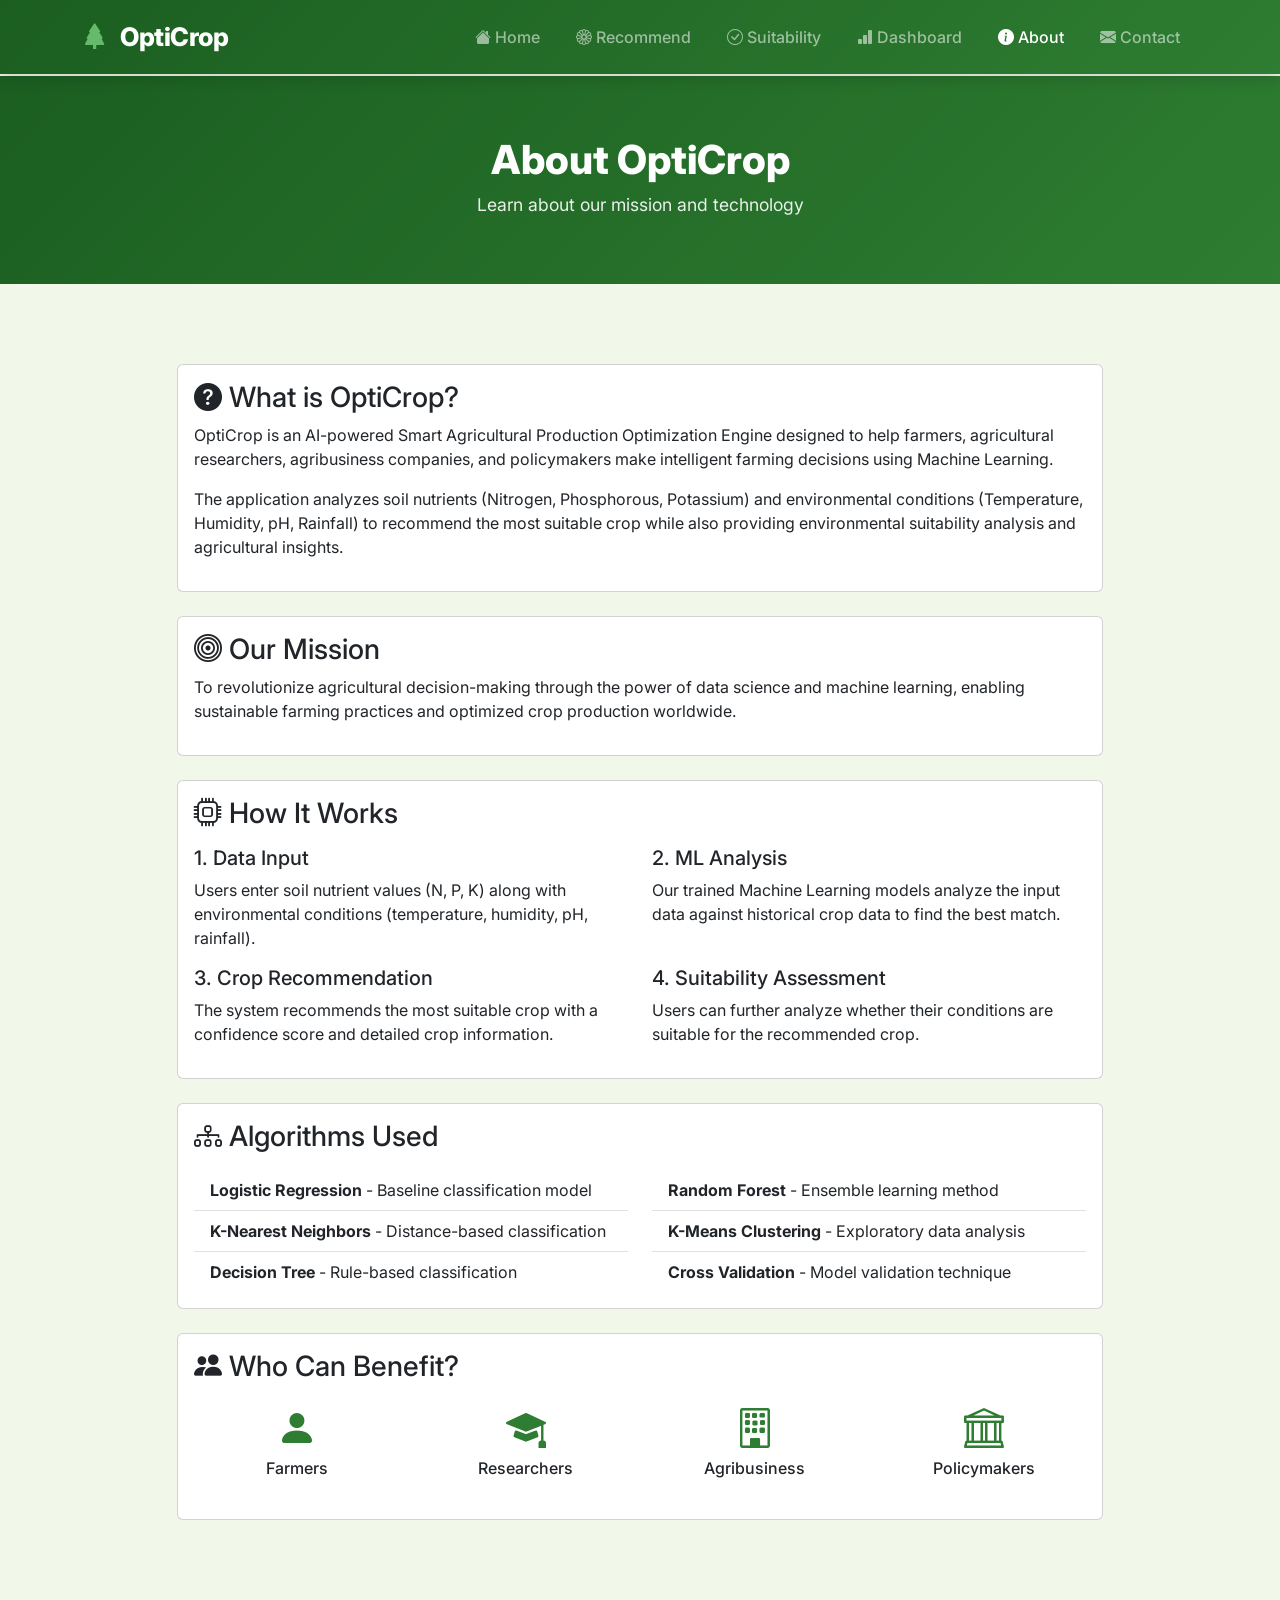
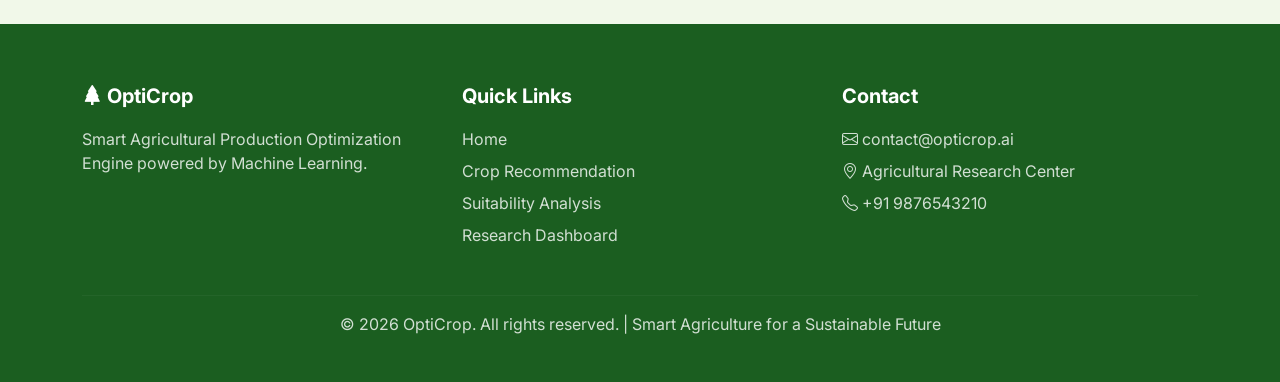
<file: Project/frontend/about.html>
<!DOCTYPE html>
<html lang="en">
<head>
    <meta charset="UTF-8">
    <meta name="viewport" content="width=device-width, initial-scale=1.0">
    <title>OptiCrop - About</title>
    <link href="https://cdn.jsdelivr.net/npm/bootstrap@5.3.2/dist/css/bootstrap.min.css" rel="stylesheet">
    <link rel="stylesheet" href="https://cdn.jsdelivr.net/npm/bootstrap-icons@1.11.2/font/bootstrap-icons.min.css">
    <link href="https://fonts.googleapis.com/css2?family=Inter:wght@300;400;500;600;700;800&display=swap" rel="stylesheet">
    <link rel="stylesheet" href="css/style.css">
</head>
<body>
    <nav class="navbar navbar-expand-lg navbar-dark fixed-top">
        <div class="container">
            <a class="navbar-brand" href="index.html"><i class="bi bi-tree-fill"></i> OptiCrop</a>
            <button class="navbar-toggler" type="button" data-bs-toggle="collapse" data-bs-target="#navbarNav"><span class="navbar-toggler-icon"></span></button>
            <div class="collapse navbar-collapse" id="navbarNav">
                <ul class="navbar-nav ms-auto">
                    <li class="nav-item"><a class="nav-link" href="index.html"><i class="bi bi-house-fill"></i> Home</a></li>
                    <li class="nav-item"><a class="nav-link" href="recommend.html"><i class="bi bi-flower1"></i> Recommend</a></li>
                    <li class="nav-item"><a class="nav-link" href="suitability.html"><i class="bi bi-check-circle"></i> Suitability</a></li>
                    <li class="nav-item"><a class="nav-link" href="dashboard.html"><i class="bi bi-bar-chart-fill"></i> Dashboard</a></li>
                    <li class="nav-item"><a class="nav-link active" href="about.html"><i class="bi bi-info-circle-fill"></i> About</a></li>
                    <li class="nav-item"><a class="nav-link" href="contact.html"><i class="bi bi-envelope-fill"></i> Contact</a></li>
                </ul>
            </div>
        </div>
    </nav>

    <main>
        <section class="page-header">
            <div class="container">
                <h1>About OptiCrop</h1>
                <p>Learn about our mission and technology</p>
            </div>
        </section>

        <section class="about-section">
            <div class="container">
                <div class="row justify-content-center">
                    <div class="col-lg-10">
                        <div class="card mb-4">
                            <div class="card-body">
                                <h3><i class="bi bi-question-circle-fill"></i> What is OptiCrop?</h3>
                                <p>OptiCrop is an AI-powered Smart Agricultural Production Optimization Engine designed to help farmers, agricultural researchers, agribusiness companies, and policymakers make intelligent farming decisions using Machine Learning.</p>
                                <p>The application analyzes soil nutrients (Nitrogen, Phosphorous, Potassium) and environmental conditions (Temperature, Humidity, pH, Rainfall) to recommend the most suitable crop while also providing environmental suitability analysis and agricultural insights.</p>
                            </div>
                        </div>

                        <div class="card mb-4">
                            <div class="card-body">
                                <h3><i class="bi bi-bullseye"></i> Our Mission</h3>
                                <p>To revolutionize agricultural decision-making through the power of data science and machine learning, enabling sustainable farming practices and optimized crop production worldwide.</p>
                            </div>
                        </div>

                        <div class="card mb-4">
                            <div class="card-body">
                                <h3><i class="bi bi-cpu"></i> How It Works</h3>
                                <div class="row mt-3">
                                    <div class="col-md-6"><h5>1. Data Input</h5><p>Users enter soil nutrient values (N, P, K) along with environmental conditions (temperature, humidity, pH, rainfall).</p></div>
                                    <div class="col-md-6"><h5>2. ML Analysis</h5><p>Our trained Machine Learning models analyze the input data against historical crop data to find the best match.</p></div>
                                    <div class="col-md-6"><h5>3. Crop Recommendation</h5><p>The system recommends the most suitable crop with a confidence score and detailed crop information.</p></div>
                                    <div class="col-md-6"><h5>4. Suitability Assessment</h5><p>Users can further analyze whether their conditions are suitable for the recommended crop.</p></div>
                                </div>
                            </div>
                        </div>

                        <div class="card mb-4">
                            <div class="card-body">
                                <h3><i class="bi bi-diagram-3"></i> Algorithms Used</h3>
                                <div class="row mt-3">
                                    <div class="col-md-6">
                                        <ul class="list-group list-group-flush">
                                            <li class="list-group-item"><strong>Logistic Regression</strong> - Baseline classification model</li>
                                            <li class="list-group-item"><strong>K-Nearest Neighbors</strong> - Distance-based classification</li>
                                            <li class="list-group-item"><strong>Decision Tree</strong> - Rule-based classification</li>
                                        </ul>
                                    </div>
                                    <div class="col-md-6">
                                        <ul class="list-group list-group-flush">
                                            <li class="list-group-item"><strong>Random Forest</strong> - Ensemble learning method</li>
                                            <li class="list-group-item"><strong>K-Means Clustering</strong> - Exploratory data analysis</li>
                                            <li class="list-group-item"><strong>Cross Validation</strong> - Model validation technique</li>
                                        </ul>
                                    </div>
                                </div>
                            </div>
                        </div>

                        <div class="card mb-4">
                            <div class="card-body">
                                <h3><i class="bi bi-people-fill"></i> Who Can Benefit?</h3>
                                <div class="row mt-3">
                                    <div class="col-md-3 text-center mb-3"><i class="bi bi-person-fill fs-1 text-success"></i><h6>Farmers</h6></div>
                                    <div class="col-md-3 text-center mb-3"><i class="bi bi-mortarboard-fill fs-1 text-success"></i><h6>Researchers</h6></div>
                                    <div class="col-md-3 text-center mb-3"><i class="bi bi-building fs-1 text-success"></i><h6>Agribusiness</h6></div>
                                    <div class="col-md-3 text-center mb-3"><i class="bi bi-bank fs-1 text-success"></i><h6>Policymakers</h6></div>
                                </div>
                            </div>
                        </div>
                    </div>
                </div>
            </div>
        </section>
    </main>

    <footer class="footer">
        <div class="container">
            <div class="row">
                <div class="col-md-4 mb-3">
                    <h5><i class="bi bi-tree-fill"></i> OptiCrop</h5>
                    <p>Smart Agricultural Production Optimization Engine powered by Machine Learning.</p>
                </div>
                <div class="col-md-4 mb-3">
                    <h5>Quick Links</h5>
                    <ul class="list-unstyled">
                        <li><a href="index.html">Home</a></li>
                        <li><a href="recommend.html">Crop Recommendation</a></li>
                        <li><a href="suitability.html">Suitability Analysis</a></li>
                        <li><a href="dashboard.html">Research Dashboard</a></li>
                    </ul>
                </div>
                <div class="col-md-4 mb-3">
                    <h5>Contact</h5>
                    <ul class="list-unstyled">
                        <li><i class="bi bi-envelope"></i> contact@opticrop.ai</li>
                        <li><i class="bi bi-geo-alt"></i> Agricultural Research Center</li>
                        <li><i class="bi bi-telephone"></i> +91 9876543210</li>
                    </ul>
                </div>
            </div>
            <hr>
            <div class="text-center">
                <p>&copy; 2026 OptiCrop. All rights reserved. | Smart Agriculture for a Sustainable Future</p>
            </div>
        </div>
    </footer>

    <script src="https://cdn.jsdelivr.net/npm/bootstrap@5.3.2/dist/js/bootstrap.bundle.min.js"></script>
    <script src="js/script.js"></script>
</body>
</html>
</file>
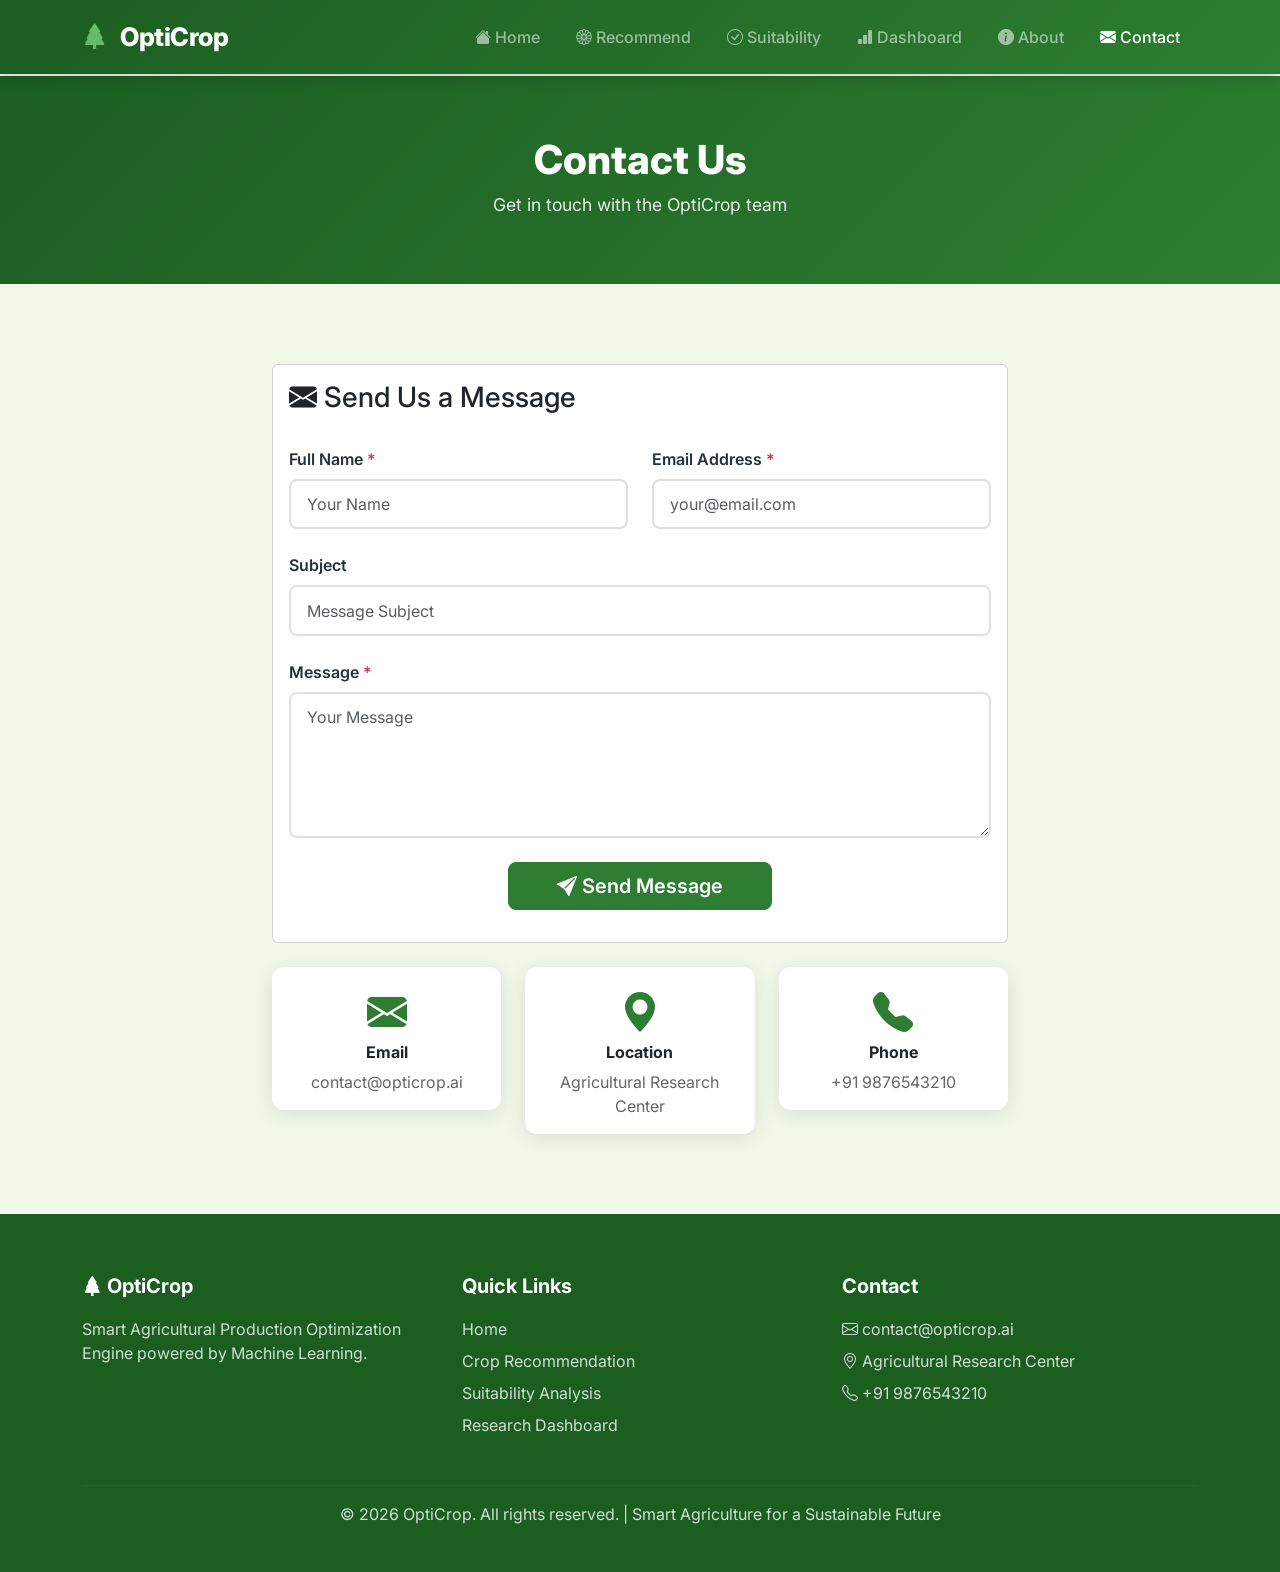
<file: Project/frontend/contact.html>
<!DOCTYPE html>
<html lang="en">
<head>
    <meta charset="UTF-8">
    <meta name="viewport" content="width=device-width, initial-scale=1.0">
    <title>OptiCrop - Contact Us</title>
    <link href="https://cdn.jsdelivr.net/npm/bootstrap@5.3.2/dist/css/bootstrap.min.css" rel="stylesheet">
    <link rel="stylesheet" href="https://cdn.jsdelivr.net/npm/bootstrap-icons@1.11.2/font/bootstrap-icons.min.css">
    <link href="https://fonts.googleapis.com/css2?family=Inter:wght@300;400;500;600;700;800&display=swap" rel="stylesheet">
    <link rel="stylesheet" href="css/style.css">
</head>
<body>
    <nav class="navbar navbar-expand-lg navbar-dark fixed-top">
        <div class="container">
            <a class="navbar-brand" href="index.html"><i class="bi bi-tree-fill"></i> OptiCrop</a>
            <button class="navbar-toggler" type="button" data-bs-toggle="collapse" data-bs-target="#navbarNav"><span class="navbar-toggler-icon"></span></button>
            <div class="collapse navbar-collapse" id="navbarNav">
                <ul class="navbar-nav ms-auto">
                    <li class="nav-item"><a class="nav-link" href="index.html"><i class="bi bi-house-fill"></i> Home</a></li>
                    <li class="nav-item"><a class="nav-link" href="recommend.html"><i class="bi bi-flower1"></i> Recommend</a></li>
                    <li class="nav-item"><a class="nav-link" href="suitability.html"><i class="bi bi-check-circle"></i> Suitability</a></li>
                    <li class="nav-item"><a class="nav-link" href="dashboard.html"><i class="bi bi-bar-chart-fill"></i> Dashboard</a></li>
                    <li class="nav-item"><a class="nav-link" href="about.html"><i class="bi bi-info-circle-fill"></i> About</a></li>
                    <li class="nav-item"><a class="nav-link active" href="contact.html"><i class="bi bi-envelope-fill"></i> Contact</a></li>
                </ul>
            </div>
        </div>
    </nav>

    <main>
        <section class="page-header">
            <div class="container">
                <h1>Contact Us</h1>
                <p>Get in touch with the OptiCrop team</p>
            </div>
        </section>

        <section class="contact-section">
            <div class="container">
                <div class="row justify-content-center">
                    <div class="col-lg-8">
                        <div class="card mb-4">
                            <div class="card-body">
                                <h3><i class="bi bi-envelope-fill"></i> Send Us a Message</h3>
                                <form id="contactForm" class="row g-4 mt-2">
                                    <div class="col-md-6">
                                        <label class="form-label">Full Name <span class="text-danger">*</span></label>
                                        <input type="text" class="form-control" name="name" placeholder="Your Name" required>
                                    </div>
                                    <div class="col-md-6">
                                        <label class="form-label">Email Address <span class="text-danger">*</span></label>
                                        <input type="email" class="form-control" name="email" placeholder="your@email.com" required>
                                    </div>
                                    <div class="col-12">
                                        <label class="form-label">Subject</label>
                                        <input type="text" class="form-control" name="subject" placeholder="Message Subject">
                                    </div>
                                    <div class="col-12">
                                        <label class="form-label">Message <span class="text-danger">*</span></label>
                                        <textarea class="form-control" name="message" rows="5" placeholder="Your Message" required></textarea>
                                    </div>
                                    <div class="col-12 text-center">
                                        <button type="submit" class="btn btn-success btn-lg px-5">
                                            <i class="bi bi-send-fill"></i> Send Message
                                        </button>
                                    </div>
                                </form>
                                <div id="formFeedback" class="mt-3"></div>
                            </div>
                        </div>

                        <div class="row g-4">
                            <div class="col-md-4">
                                <div class="card contact-card text-center">
                                    <div class="card-body">
                                        <i class="bi bi-envelope-fill fs-1 text-success"></i>
                                        <h6>Email</h6>
                                        <p>contact@opticrop.ai</p>
                                    </div>
                                </div>
                            </div>
                            <div class="col-md-4">
                                <div class="card contact-card text-center">
                                    <div class="card-body">
                                        <i class="bi bi-geo-alt-fill fs-1 text-success"></i>
                                        <h6>Location</h6>
                                        <p>Agricultural Research Center</p>
                                    </div>
                                </div>
                            </div>
                            <div class="col-md-4">
                                <div class="card contact-card text-center">
                                    <div class="card-body">
                                        <i class="bi bi-telephone-fill fs-1 text-success"></i>
                                        <h6>Phone</h6>
                                        <p>+91 9876543210</p>
                                    </div>
                                </div>
                            </div>
                        </div>
                    </div>
                </div>
            </div>
        </section>
    </main>

    <footer class="footer">
        <div class="container">
            <div class="row">
                <div class="col-md-4 mb-3">
                    <h5><i class="bi bi-tree-fill"></i> OptiCrop</h5>
                    <p>Smart Agricultural Production Optimization Engine powered by Machine Learning.</p>
                </div>
                <div class="col-md-4 mb-3">
                    <h5>Quick Links</h5>
                    <ul class="list-unstyled">
                        <li><a href="index.html">Home</a></li>
                        <li><a href="recommend.html">Crop Recommendation</a></li>
                        <li><a href="suitability.html">Suitability Analysis</a></li>
                        <li><a href="dashboard.html">Research Dashboard</a></li>
                    </ul>
                </div>
                <div class="col-md-4 mb-3">
                    <h5>Contact</h5>
                    <ul class="list-unstyled">
                        <li><i class="bi bi-envelope"></i> contact@opticrop.ai</li>
                        <li><i class="bi bi-geo-alt"></i> Agricultural Research Center</li>
                        <li><i class="bi bi-telephone"></i> +91 9876543210</li>
                    </ul>
                </div>
            </div>
            <hr>
            <div class="text-center">
                <p>&copy; 2026 OptiCrop. All rights reserved. | Smart Agriculture for a Sustainable Future</p>
            </div>
        </div>
    </footer>

    <script src="https://cdn.jsdelivr.net/npm/bootstrap@5.3.2/dist/js/bootstrap.bundle.min.js"></script>
    <script src="js/script.js"></script>
</body>
</html>
</file>
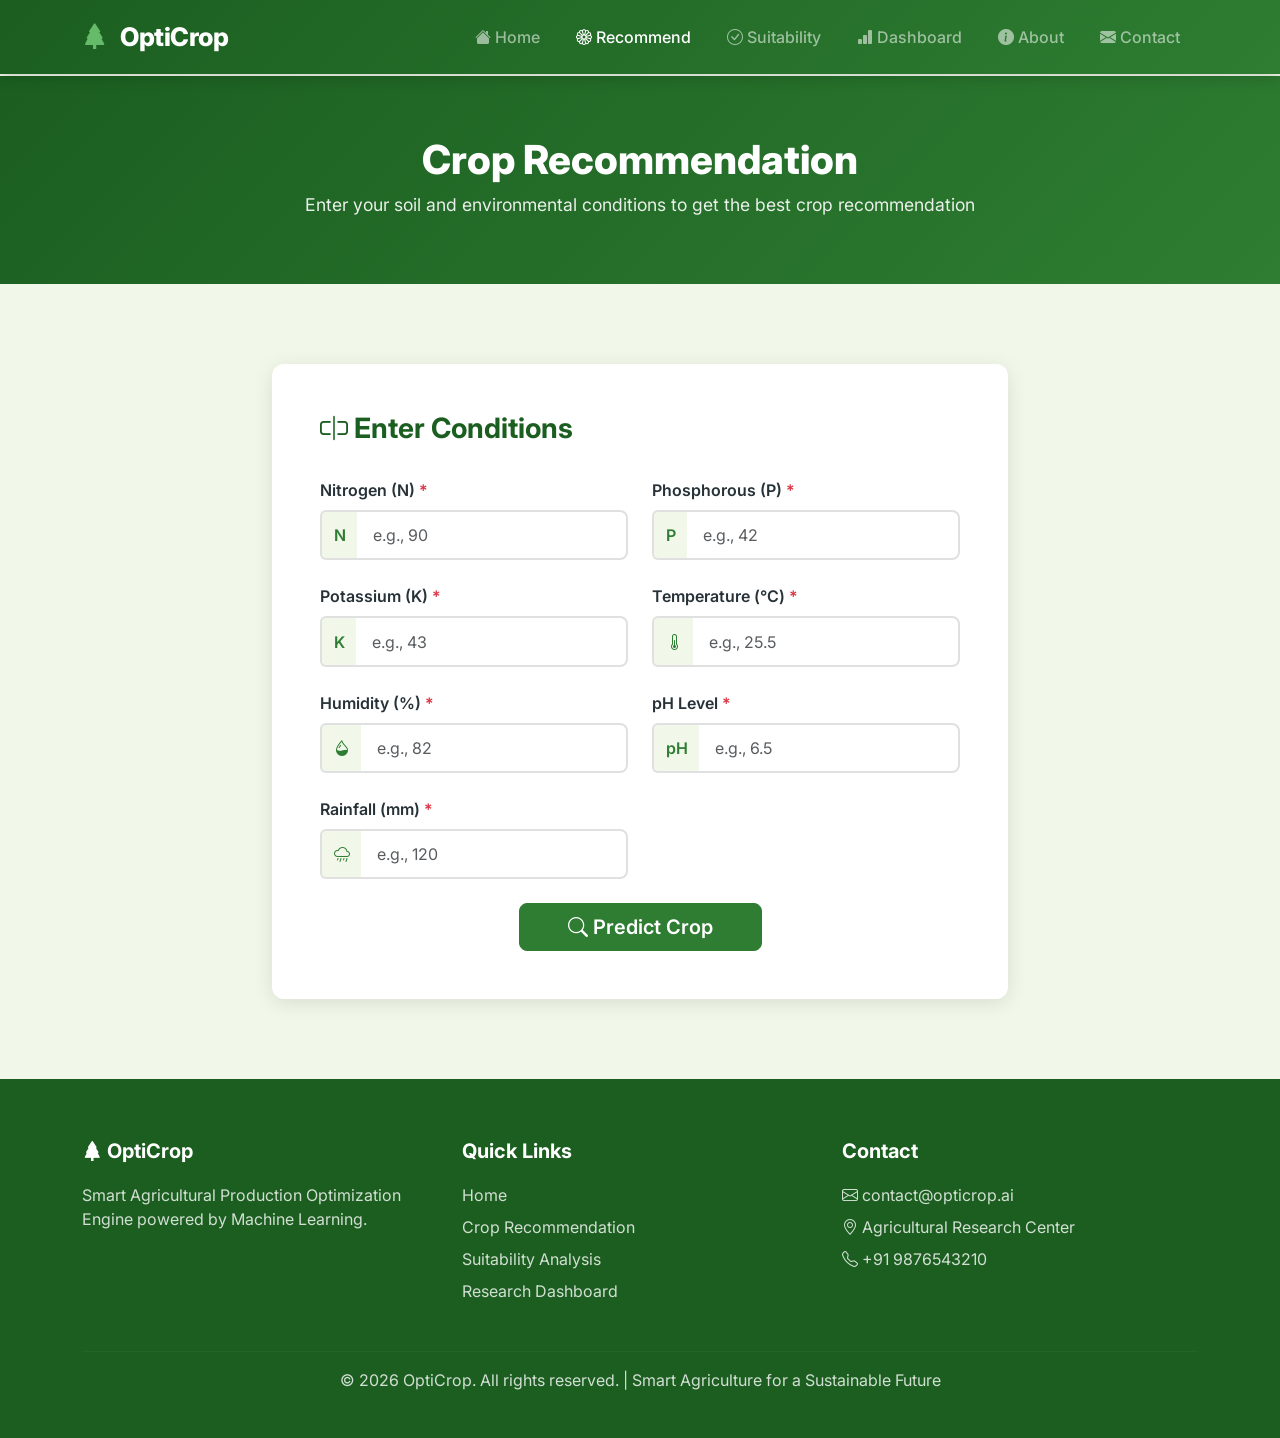
<file: Project/frontend/recommend.html>
<!DOCTYPE html>
<html lang="en">
<head>
    <meta charset="UTF-8">
    <meta name="viewport" content="width=device-width, initial-scale=1.0">
    <title>OptiCrop - Crop Recommendation</title>
    <link href="https://cdn.jsdelivr.net/npm/bootstrap@5.3.2/dist/css/bootstrap.min.css" rel="stylesheet">
    <link rel="stylesheet" href="https://cdn.jsdelivr.net/npm/bootstrap-icons@1.11.2/font/bootstrap-icons.min.css">
    <link href="https://fonts.googleapis.com/css2?family=Inter:wght@300;400;500;600;700;800&display=swap" rel="stylesheet">
    <link rel="stylesheet" href="css/style.css">
</head>
<body>
    <nav class="navbar navbar-expand-lg navbar-dark fixed-top">
        <div class="container">
            <a class="navbar-brand" href="index.html"><i class="bi bi-tree-fill"></i> OptiCrop</a>
            <button class="navbar-toggler" type="button" data-bs-toggle="collapse" data-bs-target="#navbarNav"><span class="navbar-toggler-icon"></span></button>
            <div class="collapse navbar-collapse" id="navbarNav">
                <ul class="navbar-nav ms-auto">
                    <li class="nav-item"><a class="nav-link" href="index.html"><i class="bi bi-house-fill"></i> Home</a></li>
                    <li class="nav-item"><a class="nav-link active" href="recommend.html"><i class="bi bi-flower1"></i> Recommend</a></li>
                    <li class="nav-item"><a class="nav-link" href="suitability.html"><i class="bi bi-check-circle"></i> Suitability</a></li>
                    <li class="nav-item"><a class="nav-link" href="dashboard.html"><i class="bi bi-bar-chart-fill"></i> Dashboard</a></li>
                    <li class="nav-item"><a class="nav-link" href="about.html"><i class="bi bi-info-circle-fill"></i> About</a></li>
                    <li class="nav-item"><a class="nav-link" href="contact.html"><i class="bi bi-envelope-fill"></i> Contact</a></li>
                </ul>
            </div>
        </div>
    </nav>

    <main>
        <section class="page-header">
            <div class="container">
                <h1>Crop Recommendation</h1>
                <p>Enter your soil and environmental conditions to get the best crop recommendation</p>
            </div>
        </section>

        <section class="form-section">
            <div class="container">
                <div class="row justify-content-center">
                    <div class="col-lg-8">
                        <div id="errorAlert" class="alert alert-danger alert-dismissible fade show d-none" role="alert">
                            <i class="bi bi-exclamation-triangle-fill"></i> <span id="errorText"></span>
                            <button type="button" class="btn-close" data-bs-dismiss="alert"></button>
                        </div>

                        <div class="card form-card" id="formCard">
                            <div class="card-body">
                                <h3><i class="bi bi-input-cursor"></i> Enter Conditions</h3>
                                <form id="recommendForm" class="row g-4">
                                    <div class="col-md-6">
                                        <label class="form-label">Nitrogen (N) <span class="text-danger">*</span></label>
                                        <div class="input-group">
                                            <span class="input-group-text">N</span>
                                            <input type="number" step="0.01" class="form-control" name="nitrogen" placeholder="e.g., 90" required>
                                        </div>
                                    </div>
                                    <div class="col-md-6">
                                        <label class="form-label">Phosphorous (P) <span class="text-danger">*</span></label>
                                        <div class="input-group">
                                            <span class="input-group-text">P</span>
                                            <input type="number" step="0.01" class="form-control" name="phosphorous" placeholder="e.g., 42" required>
                                        </div>
                                    </div>
                                    <div class="col-md-6">
                                        <label class="form-label">Potassium (K) <span class="text-danger">*</span></label>
                                        <div class="input-group">
                                            <span class="input-group-text">K</span>
                                            <input type="number" step="0.01" class="form-control" name="potassium" placeholder="e.g., 43" required>
                                        </div>
                                    </div>
                                    <div class="col-md-6">
                                        <label class="form-label">Temperature (°C) <span class="text-danger">*</span></label>
                                        <div class="input-group">
                                            <span class="input-group-text"><i class="bi bi-thermometer-half"></i></span>
                                            <input type="number" step="0.01" class="form-control" name="temperature" placeholder="e.g., 25.5" required>
                                        </div>
                                    </div>
                                    <div class="col-md-6">
                                        <label class="form-label">Humidity (%) <span class="text-danger">*</span></label>
                                        <div class="input-group">
                                            <span class="input-group-text"><i class="bi bi-droplet-half"></i></span>
                                            <input type="number" step="0.01" class="form-control" name="humidity" placeholder="e.g., 82" required>
                                        </div>
                                    </div>
                                    <div class="col-md-6">
                                        <label class="form-label">pH Level <span class="text-danger">*</span></label>
                                        <div class="input-group">
                                            <span class="input-group-text">pH</span>
                                            <input type="number" step="0.01" class="form-control" name="ph" placeholder="e.g., 6.5" required>
                                        </div>
                                    </div>
                                    <div class="col-md-6">
                                        <label class="form-label">Rainfall (mm) <span class="text-danger">*</span></label>
                                        <div class="input-group">
                                            <span class="input-group-text"><i class="bi bi-cloud-rain"></i></span>
                                            <input type="number" step="0.01" class="form-control" name="rainfall" placeholder="e.g., 120" required>
                                        </div>
                                    </div>
                                    <div class="col-12 text-center">
                                        <button type="submit" id="predictBtn" class="btn btn-success btn-lg px-5">
                                            <i class="bi bi-search"></i> Predict Crop
                                        </button>
                                    </div>
                                </form>
                            </div>
                        </div>

                        <div id="resultContainer" class="d-none">
                            <div class="card result-card">
                                <div class="card-body text-center">
                                    <div class="result-icon">
                                        <i class="bi bi-flower1"></i>
                                    </div>
                                    <h2 class="result-crop" id="resultCrop"></h2>
                                    <div class="confidence-badge">
                                        <span class="badge bg-success fs-5" id="resultConfidence">
                                            <i class="bi bi-check-circle-fill"></i> Confidence: <span id="confidenceValue"></span>%
                                        </span>
                                    </div>
                                </div>
                            </div>

                            <div class="card detail-card mt-4" id="cropInfoCard">
                                <div class="card-body">
                                    <h4><i class="bi bi-info-circle-fill"></i> About <span id="cropName"></span></h4>
                                    <p id="cropDescription"></p>
                                    <div class="row mt-4">
                                        <div class="col-md-4">
                                            <div class="info-box">
                                                <i class="bi bi-thermometer-half"></i>
                                                <h6>Ideal Temperature</h6>
                                                <p id="idealTemp"></p>
                                            </div>
                                        </div>
                                        <div class="col-md-4">
                                            <div class="info-box">
                                                <i class="bi bi-cloud-rain"></i>
                                                <h6>Ideal Rainfall</h6>
                                                <p id="idealRainfall"></p>
                                            </div>
                                        </div>
                                        <div class="col-md-4">
                                            <div class="info-box">
                                                <i class="bi bi-droplet-half"></i>
                                                <h6>Ideal pH</h6>
                                                <p id="idealPh"></p>
                                            </div>
                                        </div>
                                    </div>
                                </div>
                            </div>

                            <div class="card tip-card mt-4" id="tipsCard">
                                <div class="card-body">
                                    <h4><i class="bi bi-lightbulb-fill"></i> Agricultural Tips</h4>
                                    <p id="cropTips"></p>
                                </div>
                            </div>

                            <div class="text-center mt-4">
                                <a href="suitability.html" class="btn btn-success me-2">
                                    <i class="bi bi-check-circle"></i> Check Suitability
                                </a>
                                <button onclick="resetForm()" class="btn btn-outline-success">
                                    <i class="bi bi-arrow-left"></i> New Prediction
                                </button>
                            </div>
                        </div>
                    </div>
                </div>
            </div>
        </section>
    </main>

    <footer class="footer">
        <div class="container">
            <div class="row">
                <div class="col-md-4 mb-3">
                    <h5><i class="bi bi-tree-fill"></i> OptiCrop</h5>
                    <p>Smart Agricultural Production Optimization Engine powered by Machine Learning.</p>
                </div>
                <div class="col-md-4 mb-3">
                    <h5>Quick Links</h5>
                    <ul class="list-unstyled">
                        <li><a href="index.html">Home</a></li>
                        <li><a href="recommend.html">Crop Recommendation</a></li>
                        <li><a href="suitability.html">Suitability Analysis</a></li>
                        <li><a href="dashboard.html">Research Dashboard</a></li>
                    </ul>
                </div>
                <div class="col-md-4 mb-3">
                    <h5>Contact</h5>
                    <ul class="list-unstyled">
                        <li><i class="bi bi-envelope"></i> contact@opticrop.ai</li>
                        <li><i class="bi bi-geo-alt"></i> Agricultural Research Center</li>
                        <li><i class="bi bi-telephone"></i> +91 9876543210</li>
                    </ul>
                </div>
            </div>
            <hr>
            <div class="text-center">
                <p>&copy; 2026 OptiCrop. All rights reserved. | Smart Agriculture for a Sustainable Future</p>
            </div>
        </div>
    </footer>

    <script src="https://cdn.jsdelivr.net/npm/bootstrap@5.3.2/dist/js/bootstrap.bundle.min.js"></script>
    <script src="js/script.js"></script>
    <script>
    document.addEventListener('DOMContentLoaded', function() {
    var API_BASE = window.API_BASE || "http://127.0.0.1:5000";

    var form = document.getElementById('recommendForm');
    if (!form) return;

    form.addEventListener('submit', function(e) {
        e.preventDefault();
        var btn = document.getElementById('predictBtn');
        if (!btn) return;
        btn.disabled = true;
        btn.innerHTML = '<span class="spinner-border spinner-border-sm" role="status"></span> Predicting...';

        var formData = {
            nitrogen: parseFloat(this.nitrogen.value),
            phosphorous: parseFloat(this.phosphorous.value),
            potassium: parseFloat(this.potassium.value),
            temperature: parseFloat(this.temperature.value),
            humidity: parseFloat(this.humidity.value),
            ph: parseFloat(this.ph.value),
            rainfall: parseFloat(this.rainfall.value)
        };

        var errAlert = document.getElementById('errorAlert');
        if (errAlert) errAlert.classList.add('d-none');

        fetch(API_BASE + '/api/predict', {
            method: 'POST',
            headers: { 'Content-Type': 'application/json' },
            body: JSON.stringify(formData)
        })
        .then(function(res) { return res.json(); })
        .then(function(data) {
            if (data.error) {
                showError(data.error);
                return;
            }
            document.getElementById('formCard').classList.add('d-none');
            document.getElementById('resultContainer').classList.remove('d-none');

            document.getElementById('resultCrop').textContent = data.crop.charAt(0).toUpperCase() + data.crop.slice(1);
            document.getElementById('confidenceValue').textContent = (data.confidence * 100).toFixed(2);
            document.getElementById('cropName').textContent = data.crop.charAt(0).toUpperCase() + data.crop.slice(1);

            if (data.crop_info) {
                document.getElementById('cropDescription').textContent = data.crop_info.description || '';
                document.getElementById('idealTemp').textContent = data.crop_info.ideal_temp || '';
                document.getElementById('idealRainfall').textContent = data.crop_info.ideal_rainfall || '';
                document.getElementById('idealPh').textContent = data.crop_info.ideal_ph || '';
                document.getElementById('cropTips').textContent = data.crop_info.tips || '';

                if (!data.crop_info.tips) {
                    document.getElementById('tipsCard').classList.add('d-none');
                } else {
                    document.getElementById('tipsCard').classList.remove('d-none');
                }
            }
        })
        .catch(function(err) {
            showError('Failed to connect to the server. Please ensure the backend is running.');
        })
        .finally(function() {
            btn.disabled = false;
            btn.innerHTML = '<i class="bi bi-search"></i> Predict Crop';
        });
    });

    function showError(msg) {
        var et = document.getElementById('errorText');
        var ea = document.getElementById('errorAlert');
        if (et) et.textContent = msg;
        if (ea) ea.classList.remove('d-none');
    }

    function resetForm() {
        var fc = document.getElementById('formCard');
        var rc = document.getElementById('resultContainer');
        var rf = document.getElementById('recommendForm');
        if (fc) fc.classList.remove('d-none');
        if (rc) rc.classList.add('d-none');
        if (rf) rf.reset();
        window.scrollTo(0, 0);
    }
    });
    </script>
</body>
</html>
</file>
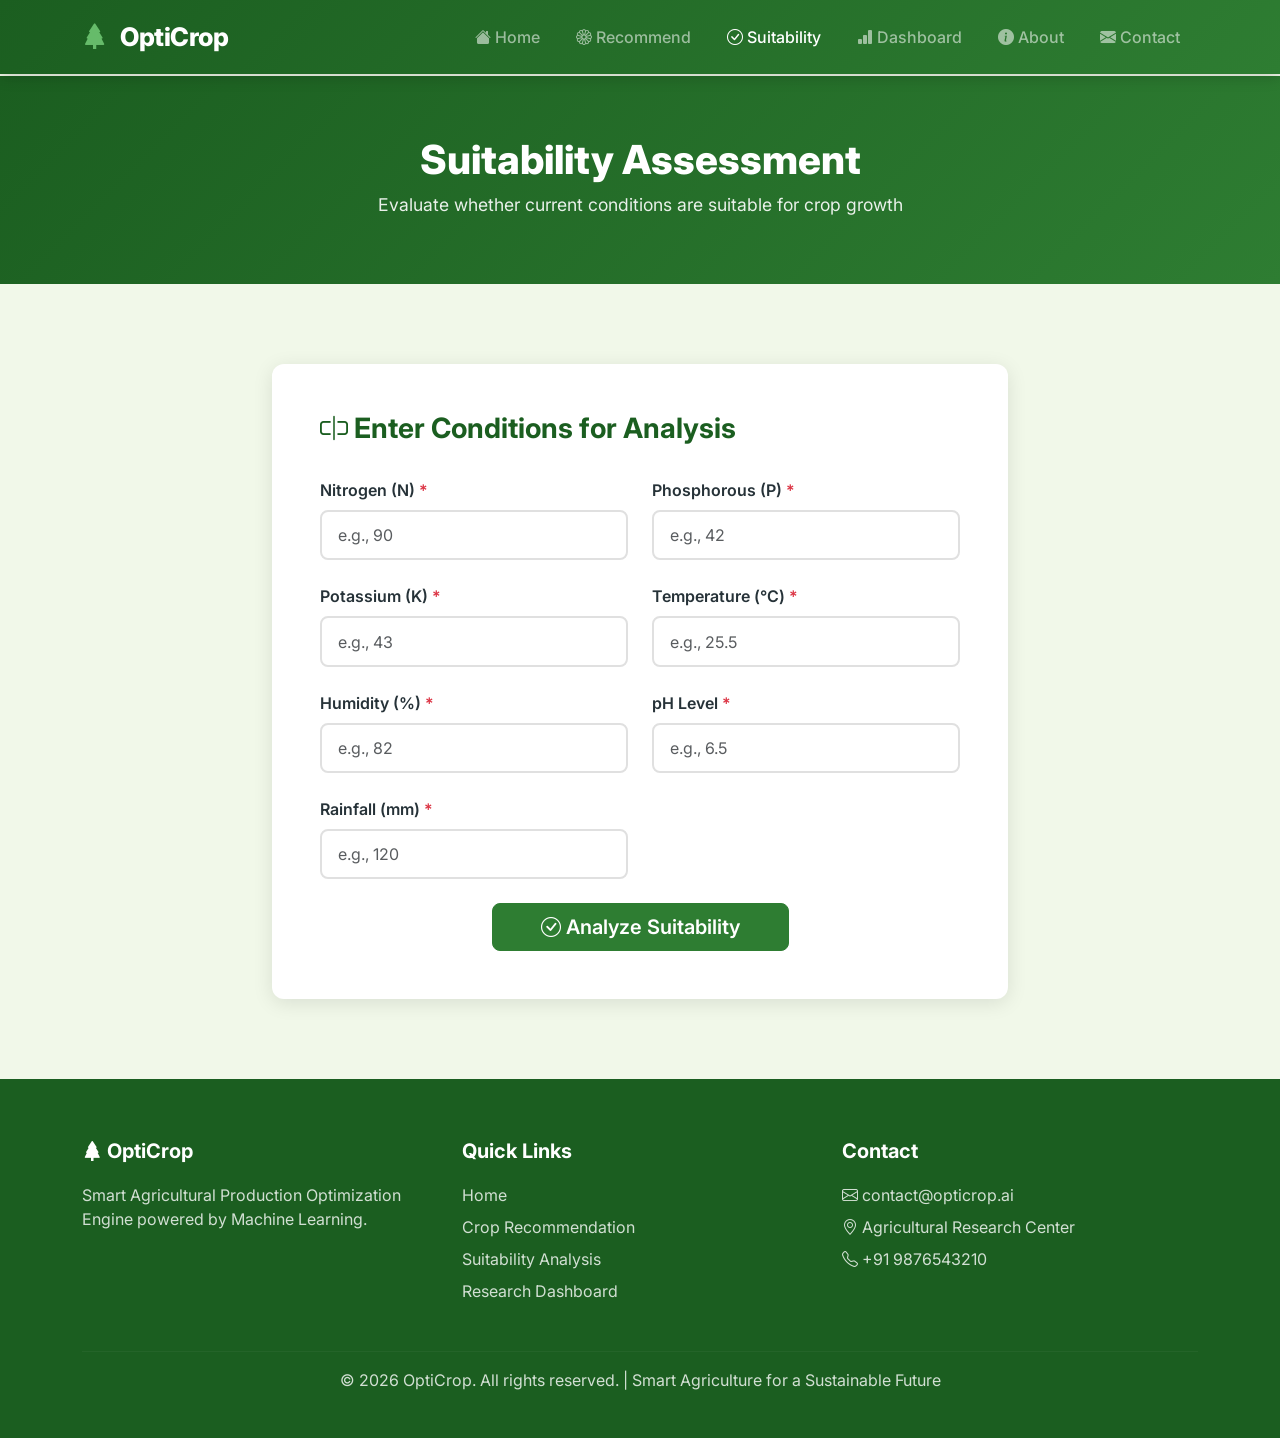
<file: Project/frontend/suitability.html>
<!DOCTYPE html>
<html lang="en">
<head>
    <meta charset="UTF-8">
    <meta name="viewport" content="width=device-width, initial-scale=1.0">
    <title>OptiCrop - Suitability Analysis</title>
    <link href="https://cdn.jsdelivr.net/npm/bootstrap@5.3.2/dist/css/bootstrap.min.css" rel="stylesheet">
    <link rel="stylesheet" href="https://cdn.jsdelivr.net/npm/bootstrap-icons@1.11.2/font/bootstrap-icons.min.css">
    <link href="https://fonts.googleapis.com/css2?family=Inter:wght@300;400;500;600;700;800&display=swap" rel="stylesheet">
    <link rel="stylesheet" href="css/style.css">
</head>
<body>
    <nav class="navbar navbar-expand-lg navbar-dark fixed-top">
        <div class="container">
            <a class="navbar-brand" href="index.html"><i class="bi bi-tree-fill"></i> OptiCrop</a>
            <button class="navbar-toggler" type="button" data-bs-toggle="collapse" data-bs-target="#navbarNav"><span class="navbar-toggler-icon"></span></button>
            <div class="collapse navbar-collapse" id="navbarNav">
                <ul class="navbar-nav ms-auto">
                    <li class="nav-item"><a class="nav-link" href="index.html"><i class="bi bi-house-fill"></i> Home</a></li>
                    <li class="nav-item"><a class="nav-link" href="recommend.html"><i class="bi bi-flower1"></i> Recommend</a></li>
                    <li class="nav-item"><a class="nav-link active" href="suitability.html"><i class="bi bi-check-circle"></i> Suitability</a></li>
                    <li class="nav-item"><a class="nav-link" href="dashboard.html"><i class="bi bi-bar-chart-fill"></i> Dashboard</a></li>
                    <li class="nav-item"><a class="nav-link" href="about.html"><i class="bi bi-info-circle-fill"></i> About</a></li>
                    <li class="nav-item"><a class="nav-link" href="contact.html"><i class="bi bi-envelope-fill"></i> Contact</a></li>
                </ul>
            </div>
        </div>
    </nav>

    <main>
        <section class="page-header">
            <div class="container">
                <h1>Suitability Assessment</h1>
                <p>Evaluate whether current conditions are suitable for crop growth</p>
            </div>
        </section>

        <section class="form-section">
            <div class="container">
                <div class="row justify-content-center">
                    <div class="col-lg-8">
                        <div id="errorAlert" class="alert alert-danger alert-dismissible fade show d-none" role="alert">
                            <i class="bi bi-exclamation-triangle-fill"></i> <span id="errorText"></span>
                            <button type="button" class="btn-close" data-bs-dismiss="alert"></button>
                        </div>

                        <div class="card form-card" id="formCard">
                            <div class="card-body">
                                <h3><i class="bi bi-input-cursor"></i> Enter Conditions for Analysis</h3>
                                <form id="suitabilityForm" class="row g-4">
                                    <div class="col-md-6">
                                        <label class="form-label">Nitrogen (N) <span class="text-danger">*</span></label>
                                        <input type="number" step="0.01" class="form-control" name="nitrogen" placeholder="e.g., 90" required>
                                    </div>
                                    <div class="col-md-6">
                                        <label class="form-label">Phosphorous (P) <span class="text-danger">*</span></label>
                                        <input type="number" step="0.01" class="form-control" name="phosphorous" placeholder="e.g., 42" required>
                                    </div>
                                    <div class="col-md-6">
                                        <label class="form-label">Potassium (K) <span class="text-danger">*</span></label>
                                        <input type="number" step="0.01" class="form-control" name="potassium" placeholder="e.g., 43" required>
                                    </div>
                                    <div class="col-md-6">
                                        <label class="form-label">Temperature (°C) <span class="text-danger">*</span></label>
                                        <input type="number" step="0.01" class="form-control" name="temperature" placeholder="e.g., 25.5" required>
                                    </div>
                                    <div class="col-md-6">
                                        <label class="form-label">Humidity (%) <span class="text-danger">*</span></label>
                                        <input type="number" step="0.01" class="form-control" name="humidity" placeholder="e.g., 82" required>
                                    </div>
                                    <div class="col-md-6">
                                        <label class="form-label">pH Level <span class="text-danger">*</span></label>
                                        <input type="number" step="0.01" class="form-control" name="ph" placeholder="e.g., 6.5" required>
                                    </div>
                                    <div class="col-md-6">
                                        <label class="form-label">Rainfall (mm) <span class="text-danger">*</span></label>
                                        <input type="number" step="0.01" class="form-control" name="rainfall" placeholder="e.g., 120" required>
                                    </div>
                                    <div class="col-12 text-center">
                                        <button type="submit" id="analyzeBtn" class="btn btn-success btn-lg px-5">
                                            <i class="bi bi-check-circle"></i> Analyze Suitability
                                        </button>
                                    </div>
                                </form>
                            </div>
                        </div>

                        <div id="resultContainer" class="d-none">
                            <div class="assessment-results mt-5">
                                <h3 class="text-center mb-4"><i class="bi bi-clipboard-data"></i> Assessment Results</h3>

                                <div class="row mb-4">
                                    <div class="col-md-4">
                                        <div class="card status-card text-white" id="statusCard">
                                            <div class="card-body text-center">
                                                <h5>Suitability Status</h5>
                                                <h3 id="suitabilityStatus"></h3>
                                            </div>
                                        </div>
                                    </div>
                                    <div class="col-md-4">
                                        <div class="card status-card bg-info text-white">
                                            <div class="card-body text-center">
                                                <h5>Predicted Crop</h5>
                                                <h3 id="predictedCrop"></h3>
                                            </div>
                                        </div>
                                    </div>
                                    <div class="col-md-4">
                                        <div class="card status-card bg-primary text-white">
                                            <div class="card-body text-center">
                                                <h5>Productivity</h5>
                                                <h3 id="productivityLevel"></h3>
                                            </div>
                                        </div>
                                    </div>
                                </div>

                                <div class="card mb-4">
                                    <div class="card-body">
                                        <h4><i class="bi bi-globe"></i> Environmental Compatibility</h4>
                                        <div class="row mt-3" id="compatibilityContainer"></div>
                                    </div>
                                </div>

                                <div class="card mb-4">
                                    <div class="card-body">
                                        <h4><i class="bi bi-tree"></i> Soil Analysis</h4>
                                        <ul class="list-group list-group-flush mt-3" id="soilAnalysisList"></ul>
                                    </div>
                                </div>

                                <div class="row mb-4">
                                    <div class="col-md-6">
                                        <div class="card h-100">
                                            <div class="card-body">
                                                <h5><i class="bi bi-cloud-rain"></i> Rainfall Analysis</h5>
                                                <p id="rainfallAnalysis"></p>
                                            </div>
                                        </div>
                                    </div>
                                    <div class="col-md-6">
                                        <div class="card h-100">
                                            <div class="card-body">
                                                <h5><i class="bi bi-thermometer-half"></i> Temperature Analysis</h5>
                                                <p id="temperatureAnalysis"></p>
                                            </div>
                                        </div>
                                    </div>
                                </div>

                                <div class="card recommendation-card">
                                    <div class="card-body">
                                        <h4><i class="bi bi-lightbulb-fill"></i> Agricultural Recommendation</h4>
                                        <p class="fs-5" id="recommendationText"></p>
                                    </div>
                                </div>

                                <div class="text-center mt-4">
                                    <button onclick="resetForm()" class="btn btn-outline-success">
                                        <i class="bi bi-arrow-left"></i> New Analysis
                                    </button>
                                </div>
                            </div>
                        </div>
                    </div>
                </div>
            </div>
        </section>
    </main>

    <footer class="footer">
        <div class="container">
            <div class="row">
                <div class="col-md-4 mb-3">
                    <h5><i class="bi bi-tree-fill"></i> OptiCrop</h5>
                    <p>Smart Agricultural Production Optimization Engine powered by Machine Learning.</p>
                </div>
                <div class="col-md-4 mb-3">
                    <h5>Quick Links</h5>
                    <ul class="list-unstyled">
                        <li><a href="index.html">Home</a></li>
                        <li><a href="recommend.html">Crop Recommendation</a></li>
                        <li><a href="suitability.html">Suitability Analysis</a></li>
                        <li><a href="dashboard.html">Research Dashboard</a></li>
                    </ul>
                </div>
                <div class="col-md-4 mb-3">
                    <h5>Contact</h5>
                    <ul class="list-unstyled">
                        <li><i class="bi bi-envelope"></i> contact@opticrop.ai</li>
                        <li><i class="bi bi-geo-alt"></i> Agricultural Research Center</li>
                        <li><i class="bi bi-telephone"></i> +91 9876543210</li>
                    </ul>
                </div>
            </div>
            <hr>
            <div class="text-center">
                <p>&copy; 2026 OptiCrop. All rights reserved. | Smart Agriculture for a Sustainable Future</p>
            </div>
        </div>
    </footer>

    <script src="https://cdn.jsdelivr.net/npm/bootstrap@5.3.2/dist/js/bootstrap.bundle.min.js"></script>
    <script src="js/script.js"></script>
    <script>
    document.addEventListener('DOMContentLoaded', function() {
    var API_BASE = window.API_BASE || "http://127.0.0.1:5000";

    var form = document.getElementById('suitabilityForm');
    if (!form) return;

    form.addEventListener('submit', function(e) {
        e.preventDefault();
        var btn = document.getElementById('analyzeBtn');
        if (!btn) return;
        btn.disabled = true;
        btn.innerHTML = '<span class="spinner-border spinner-border-sm" role="status"></span> Analyzing...';

        var formData = {
            nitrogen: parseFloat(this.nitrogen.value),
            phosphorous: parseFloat(this.phosphorous.value),
            potassium: parseFloat(this.potassium.value),
            temperature: parseFloat(this.temperature.value),
            humidity: parseFloat(this.humidity.value),
            ph: parseFloat(this.ph.value),
            rainfall: parseFloat(this.rainfall.value)
        };

        var errAlert = document.getElementById('errorAlert');
        if (errAlert) errAlert.classList.add('d-none');

        fetch(API_BASE + '/api/suitability', {
            method: 'POST',
            headers: { 'Content-Type': 'application/json' },
            body: JSON.stringify(formData)
        })
        .then(function(res) { return res.json(); })
        .then(function(data) {
            if (data.error) {
                showError(data.error);
                return;
            }
            document.getElementById('formCard').classList.add('d-none');
            document.getElementById('resultContainer').classList.remove('d-none');

            var crop = data.crop.charAt(0).toUpperCase() + data.crop.slice(1);
            document.getElementById('predictedCrop').textContent = crop;

            var sc = document.getElementById('statusCard');
            if (data.suitability_status === 'Optimal') {
                sc.className = 'card status-card bg-success text-white';
            } else if (data.suitability_status === 'Moderate') {
                sc.className = 'card status-card bg-warning text-white';
            } else {
                sc.className = 'card status-card bg-danger text-white';
            }
            document.getElementById('suitabilityStatus').textContent = data.suitability_status;
            document.getElementById('productivityLevel').textContent = data.productivity_level;

            var compatHtml = '';
            for (var factor in data.environmental_compatibility) {
                var status = data.environmental_compatibility[factor];
                var compatClass = status === 'Compatible' ? 'compat-ok' : 'compat-warn';
                var badgeClass = status === 'Compatible' ? 'bg-success' : 'bg-warning text-dark';
                compatHtml += '<div class="col-md-3 mb-3">' +
                    '<div class="compat-box ' + compatClass + '">' +
                    '<h6>' + factor + '</h6>' +
                    '<span class="badge ' + badgeClass + '">' + status + '</span>' +
                    '</div></div>';
            }
            document.getElementById('compatibilityContainer').innerHTML = compatHtml;

            var soilHtml = '';
            for (var i = 0; i < data.soil_analysis.length; i++) {
                var item = data.soil_analysis[i];
                var icon = item.indexOf('Optimal') !== -1 ? 'bi-check-circle-fill text-success' : 'bi-exclamation-triangle-fill text-warning';
                soilHtml += '<li class="list-group-item"><i class="bi ' + icon + '"></i> ' + item + '</li>';
            }
            document.getElementById('soilAnalysisList').innerHTML = soilHtml;

            document.getElementById('rainfallAnalysis').textContent = data.rainfall_analysis;
            document.getElementById('temperatureAnalysis').textContent = data.temperature_analysis;
            document.getElementById('recommendationText').textContent = data.recommendation;
        })
        .catch(function(err) {
            showError('Failed to connect to the server. Please ensure the backend is running.');
        })
        .finally(function() {
            btn.disabled = false;
            btn.innerHTML = '<i class="bi bi-check-circle"></i> Analyze Suitability';
        });
    });

    function showError(msg) {
        var et = document.getElementById('errorText');
        var ea = document.getElementById('errorAlert');
        if (et) et.textContent = msg;
        if (ea) ea.classList.remove('d-none');
    }

    function resetForm() {
        var fc = document.getElementById('formCard');
        var rc = document.getElementById('resultContainer');
        var sf = document.getElementById('suitabilityForm');
        if (fc) fc.classList.remove('d-none');
        if (rc) rc.classList.add('d-none');
        if (sf) sf.reset();
        window.scrollTo(0, 0);
    }
    });
    </script>
</body>
</html>
</file>
<file: Project/frontend/css/style.css>
* {
    margin: 0;
    padding: 0;
    box-sizing: border-box;
}

:root {
    --primary: #2E7D32;
    --primary-dark: #1B5E20;
    --primary-light: #4CAF50;
    --secondary: #388E3C;
    --accent: #66BB6A;
    --bg-light: #F1F8E9;
    --bg-dark: #1B5E20;
    --text-dark: #263238;
    --text-light: #FFFFFF;
    --shadow: 0 4px 20px rgba(0, 0, 0, 0.1);
    --shadow-hover: 0 8px 30px rgba(0, 0, 0, 0.15);
    --radius: 12px;
    --radius-sm: 8px;
    --transition: all 0.3s ease;
}

body {
    font-family: 'Inter', sans-serif;
    background: var(--bg-light);
    color: var(--text-dark);
    padding-top: 76px;
    overflow-x: hidden;
}

/* Navbar */
.navbar {
    background: linear-gradient(135deg, var(--primary-dark), var(--primary)) !important;
    box-shadow: 0 2px 15px rgba(0, 0, 0, 0.2);
    padding: 0.8rem 0;
}

.navbar-brand {
    font-size: 1.6rem;
    font-weight: 800;
    letter-spacing: -0.5px;
}

.navbar-brand i {
    color: var(--accent);
    margin-right: 8px;
}

.nav-link {
    font-weight: 500;
    padding: 0.5rem 1rem !important;
    border-radius: var(--radius-sm);
    transition: var(--transition);
    margin: 0 2px;
}

.nav-link:hover {
    background: rgba(255, 255, 255, 0.15);
}

/* Hero Section */
.hero-section {
    background: linear-gradient(135deg, var(--primary-dark) 0%, var(--primary) 40%, var(--secondary) 100%);
    color: var(--text-light);
    padding: 100px 0;
    position: relative;
    overflow: hidden;
}

.hero-section::before {
    content: '';
    position: absolute;
    top: -50%;
    right: -20%;
    width: 600px;
    height: 600px;
    background: rgba(255, 255, 255, 0.05);
    border-radius: 50%;
}

.hero-title {
    font-size: 3rem;
    font-weight: 800;
    line-height: 1.2;
    margin-bottom: 1.5rem;
}

.hero-subtitle {
    font-size: 1.15rem;
    opacity: 0.9;
    line-height: 1.7;
    margin-bottom: 2rem;
}

.hero-icon {
    font-size: 12rem;
    color: rgba(255, 255, 255, 0.15);
    display: block;
    text-align: center;
}

.hero-buttons .btn {
    padding: 0.8rem 2rem;
    font-weight: 600;
    border-radius: 50px;
}

/* Page Header */
.page-header {
    background: linear-gradient(135deg, var(--primary-dark), var(--primary));
    color: var(--text-light);
    padding: 60px 0 50px;
    text-align: center;
}

.page-header h1 {
    font-weight: 800;
    font-size: 2.5rem;
    margin-bottom: 0.5rem;
}

.page-header p {
    opacity: 0.9;
    font-size: 1.1rem;
}

/* Sections */
.section-header {
    text-align: center;
    margin-bottom: 3rem;
}

.section-header h2 {
    font-weight: 800;
    font-size: 2.2rem;
    color: var(--primary-dark);
}

.section-header p {
    color: #666;
    font-size: 1.05rem;
}

.features-section,
.how-it-works,
.tech-stack-section,
.form-section,
.about-section,
.contact-section,
.dashboard-section,
.result-section {
    padding: 80px 0;
}

/* Feature Cards */
.feature-card {
    background: white;
    border-radius: var(--radius);
    padding: 2.5rem 2rem;
    text-align: center;
    box-shadow: var(--shadow);
    transition: var(--transition);
    height: 100%;
    border: none;
}

.feature-card:hover {
    transform: translateY(-8px);
    box-shadow: var(--shadow-hover);
}

.feature-icon {
    width: 80px;
    height: 80px;
    background: var(--bg-light);
    border-radius: 50%;
    display: flex;
    align-items: center;
    justify-content: center;
    margin: 0 auto 1.5rem;
}

.feature-icon i {
    font-size: 2.2rem;
    color: var(--primary);
}

.feature-card h3 {
    font-size: 1.4rem;
    font-weight: 700;
    margin-bottom: 1rem;
}

.feature-card p {
    color: #666;
    margin-bottom: 1.5rem;
}

/* Step Cards */
.step-card {
    text-align: center;
    padding: 2rem;
}

.step-number {
    width: 60px;
    height: 60px;
    background: var(--primary);
    color: white;
    border-radius: 50%;
    display: flex;
    align-items: center;
    justify-content: center;
    font-size: 1.6rem;
    font-weight: 800;
    margin: 0 auto 1.2rem;
}

.step-card h4 {
    font-weight: 700;
    margin-bottom: 0.8rem;
}

.step-card p {
    color: #666;
}

/* How it Works Section */
.how-it-works {
    background: white;
}

/* Tech Badges */
.tech-badge {
    background: white;
    border: 2px solid var(--bg-light);
    border-radius: var(--radius-sm);
    padding: 1.2rem;
    text-align: center;
    transition: var(--transition);
}

.tech-badge:hover {
    border-color: var(--primary);
    transform: translateY(-3px);
}

.tech-badge i {
    font-size: 1.8rem;
    color: var(--primary);
    display: block;
    margin-bottom: 0.5rem;
}

.tech-badge span {
    font-weight: 600;
}

/* CTA Section */
.cta-section {
    background: linear-gradient(135deg, var(--primary-dark), var(--primary));
    color: white;
    padding: 80px 0;
}

.cta-section h2 {
    font-weight: 800;
    font-size: 2.2rem;
    margin-bottom: 1rem;
}

.cta-section p {
    opacity: 0.9;
    font-size: 1.1rem;
    margin-bottom: 2rem;
}

.cta-section .btn {
    border-radius: 50px;
    padding: 1rem 3rem;
    font-weight: 700;
    font-size: 1.1rem;
}

/* Form Card */
.form-card {
    border: none;
    border-radius: var(--radius);
    box-shadow: var(--shadow);
}

.form-card .card-body {
    padding: 3rem;
}

.form-card h3 {
    color: var(--primary-dark);
    font-weight: 700;
    margin-bottom: 2rem;
}

.form-label {
    font-weight: 600;
    color: var(--text-dark);
}

.form-control {
    border-radius: var(--radius-sm);
    border: 2px solid #E0E0E0;
    padding: 0.7rem 1rem;
    transition: var(--transition);
}

.form-control:focus {
    border-color: var(--primary);
    box-shadow: 0 0 0 0.2rem rgba(46, 125, 50, 0.15);
}

.input-group-text {
    background: var(--bg-light);
    border: 2px solid #E0E0E0;
    border-right: none;
    font-weight: 600;
    color: var(--primary);
}

.input-group .form-control {
    border-left: none;
}

/* Result Page */
.result-card {
    border: none;
    border-radius: var(--radius);
    box-shadow: var(--shadow);
    background: linear-gradient(135deg, white, var(--bg-light));
}

.result-icon i {
    font-size: 5rem;
    color: var(--primary);
}

.result-crop {
    font-size: 2.8rem;
    font-weight: 800;
    color: var(--primary-dark);
    text-transform: capitalize;
}

.confidence-badge {
    margin-top: 1rem;
}

.detail-card,
.tip-card {
    border: none;
    border-radius: var(--radius);
    box-shadow: var(--shadow);
}

.detail-card h4,
.tip-card h4 {
    color: var(--primary-dark);
    font-weight: 700;
}

.info-box {
    text-align: center;
    padding: 1.5rem;
    background: var(--bg-light);
    border-radius: var(--radius-sm);
}

.info-box i {
    font-size: 2rem;
    color: var(--primary);
    margin-bottom: 0.8rem;
    display: block;
}

.info-box h6 {
    font-weight: 700;
    margin-bottom: 0.5rem;
}

.info-box p {
    color: var(--primary);
    font-weight: 600;
    margin: 0;
}

/* Suitability */
.status-card {
    border: none;
    border-radius: var(--radius);
    box-shadow: var(--shadow);
}

.status-card h5 {
    font-weight: 600;
    opacity: 0.9;
}

.status-card h3 {
    font-weight: 800;
}

.compat-box {
    text-align: center;
    padding: 1.2rem;
    border-radius: var(--radius-sm);
    background: var(--bg-light);
}

.compat-ok {
    border-left: 4px solid var(--primary);
}

.compat-warn {
    border-left: 4px solid #FF9800;
}

.compat-box h6 {
    font-weight: 700;
    margin-bottom: 0.5rem;
}

.recommendation-card {
    background: linear-gradient(135deg, var(--bg-light), white);
    border: 2px solid var(--accent);
    border-radius: var(--radius);
}

/* Dashboard */
.chart-card {
    border: none;
    border-radius: var(--radius);
    box-shadow: var(--shadow);
    transition: var(--transition);
}

.chart-card:hover {
    transform: translateY(-4px);
    box-shadow: var(--shadow-hover);
}

.chart-card h5 {
    color: var(--primary-dark);
    font-weight: 700;
    margin-bottom: 1.2rem;
}

.chart-img {
    width: 100%;
    border-radius: var(--radius-sm);
}

.model-table th {
    background: var(--bg-light);
    color: var(--primary-dark);
    font-weight: 700;
}

.model-table .table-success {
    background: #E8F5E9 !important;
}

/* Footer */
.footer {
    background: var(--primary-dark);
    color: rgba(255, 255, 255, 0.8);
    padding: 60px 0 30px;
}

.footer h5 {
    color: white;
    font-weight: 700;
    margin-bottom: 1.2rem;
}

.footer a {
    color: rgba(255, 255, 255, 0.8);
    text-decoration: none;
    transition: var(--transition);
}

.footer a:hover {
    color: var(--accent);
    text-decoration: underline;
}

.footer hr {
    border-color: rgba(255, 255, 255, 0.15);
}

.footer .list-unstyled li {
    margin-bottom: 0.5rem;
}

/* Contact */
.contact-card {
    border: none;
    border-radius: var(--radius);
    box-shadow: var(--shadow);
    transition: var(--transition);
}

.contact-card:hover {
    transform: translateY(-4px);
    box-shadow: var(--shadow-hover);
}

.contact-card i {
    margin-bottom: 1rem;
}

.contact-card h6 {
    font-weight: 700;
}

.contact-card p {
    color: #666;
    margin: 0;
}

/* Utility */
.btn-success {
    background: var(--primary);
    border-color: var(--primary);
    font-weight: 600;
    border-radius: var(--radius-sm);
}

.btn-success:hover {
    background: var(--primary-dark);
    border-color: var(--primary-dark);
}

.btn-outline-success {
    color: var(--primary);
    border-color: var(--primary);
    font-weight: 600;
}

.btn-outline-success:hover {
    background: var(--primary);
    border-color: var(--primary);
}

.bg-success {
    background: var(--primary) !important;
}

.text-success {
    color: var(--primary) !important;
}

/* Summary Cards */
.summary-card {
    border: none;
    border-radius: var(--radius);
    box-shadow: var(--shadow);
    transition: var(--transition);
}

.summary-card:hover {
    transform: translateY(-4px);
    box-shadow: var(--shadow-hover);
}

.summary-card .summary-icon i {
    font-size: 1.8rem;
    color: var(--primary);
    margin-bottom: 0.5rem;
}

.summary-card h6 {
    font-weight: 600;
    color: #666;
    font-size: 0.8rem;
    text-transform: uppercase;
    letter-spacing: 0.5px;
    margin-bottom: 0.3rem;
}

.summary-card h3 {
    font-weight: 800;
    color: var(--primary-dark);
    margin: 0;
}

.summary-card .model-name {
    font-size: 0.85rem;
    color: var(--primary);
    font-weight: 700;
    margin-top: 0.3rem;
    text-transform: none;
    letter-spacing: 0;
}

/* Best Model Row */
.best-row td {
    border-bottom: 2px solid var(--primary) !important;
}

/* Chart Container */
.chart-container {
    position: relative;
    width: 100%;
    min-height: 300px;
}

.chart-container canvas {
    width: 100% !important;
    height: auto !important;
    max-height: 350px;
}

/* Chart Placeholder */
.chart-placeholder {
    display: flex;
    flex-direction: column;
    align-items: center;
    justify-content: center;
    padding: 3rem;
    background: var(--bg-light);
    border-radius: var(--radius-sm);
    color: #999;
}

.chart-placeholder i {
    font-size: 3rem;
    margin-bottom: 0.5rem;
}

.chart-placeholder p {
    margin: 0;
    font-weight: 500;
}

/* Alert */
.alert-success {
    background: #E8F5E9;
    border-color: #A5D6A7;
    color: var(--primary-dark);
}

/* Responsive */
@media (max-width: 992px) {
    .hero-title {
        font-size: 2.2rem;
    }
    .hero-icon {
        font-size: 6rem;
    }
    .hero-section {
        padding: 60px 0;
    }
}

@media (max-width: 768px) {
    .hero-title {
        font-size: 1.8rem;
    }
    .page-header h1 {
        font-size: 1.8rem;
    }
    .section-header h2 {
        font-size: 1.6rem;
    }
    .form-card .card-body {
        padding: 1.5rem;
    }
    .features-section,
    .how-it-works,
    .tech-stack-section {
        padding: 50px 0;
    }
}

/* Animations */
@keyframes fadeInUp {
    from {
        opacity: 0;
        transform: translateY(30px);
    }
    to {
        opacity: 1;
        transform: translateY(0);
    }
}

.feature-card,
.step-card,
.chart-card {
    animation: fadeInUp 0.6s ease forwards;
}

.feature-card:nth-child(2) { animation-delay: 0.1s; }
.feature-card:nth-child(3) { animation-delay: 0.2s; }
</file>
